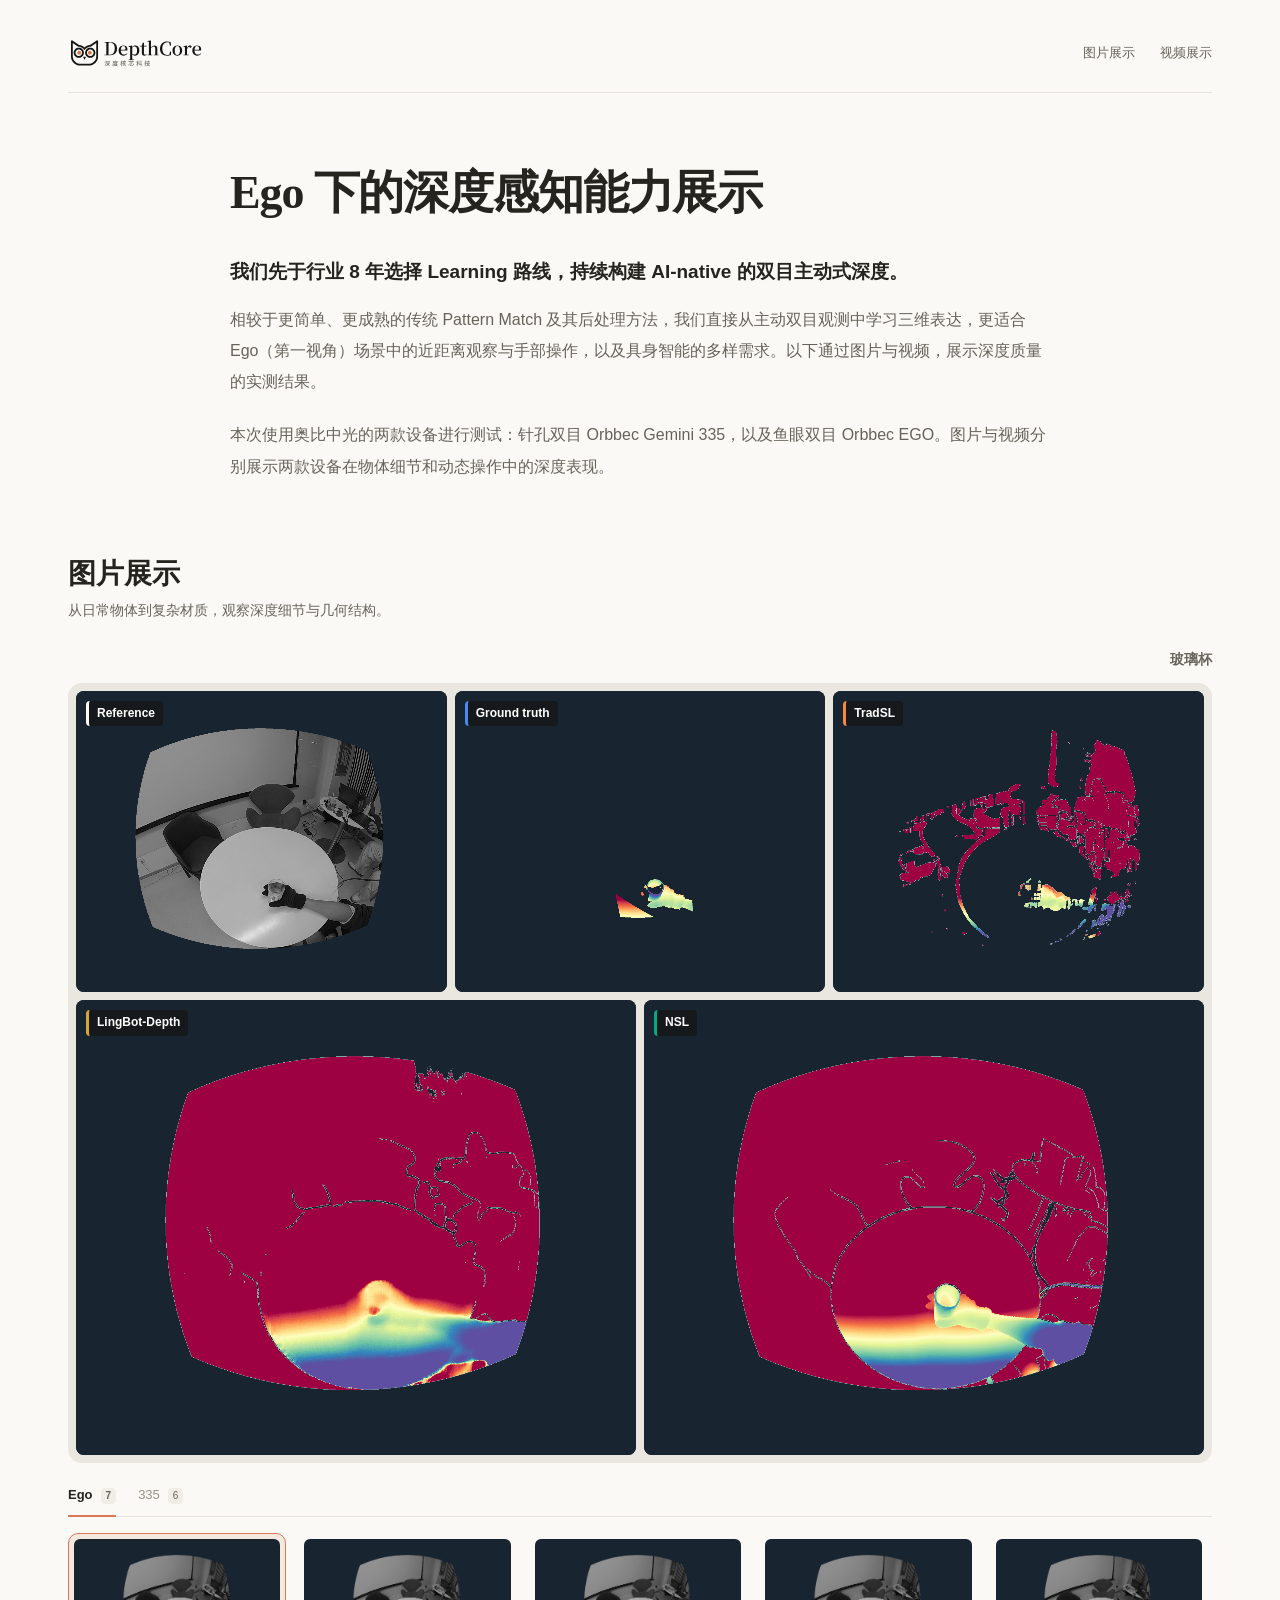
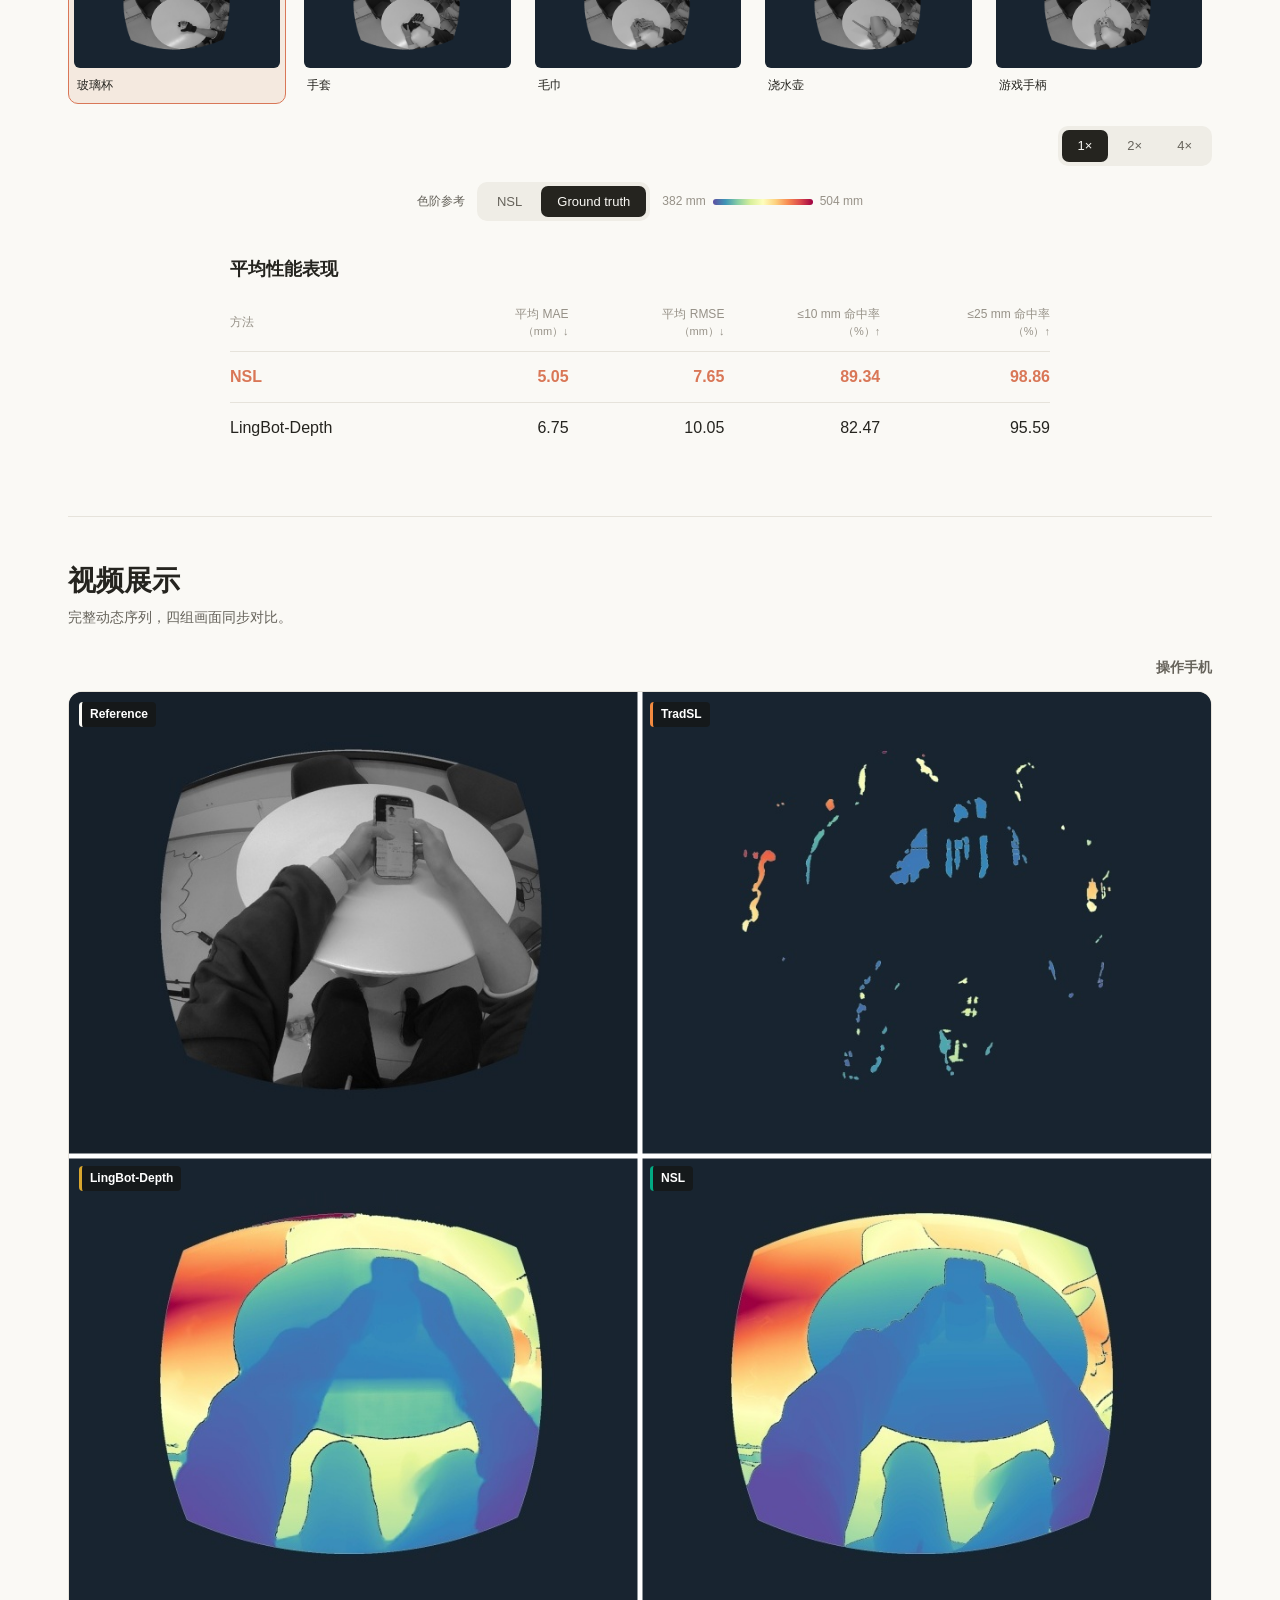
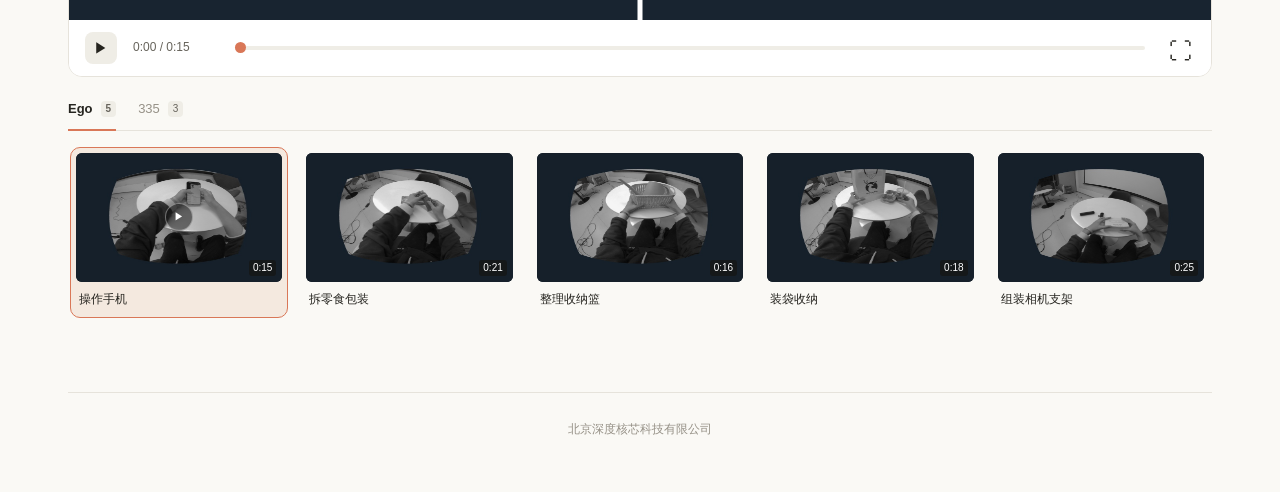
<file: index.html>
<!doctype html><html lang="zh-CN"><head><meta charset="utf-8"><meta name="viewport" content="width=device-width,initial-scale=1,viewport-fit=cover"><meta name="description" content="DepthCore 在 Orbbec Gemini 335 针孔双目与 Orbbec EGO 鱼眼双目上的图片与完整视频深度对比。"><title>Ego 下的深度感知能力展示 · DepthCore</title><link rel="stylesheet" href="style.css?v=ego-demo-14"></head><body id="top"><main class="page"><header class="site-header"><a class="brand" href="#top" aria-label="DepthCore 首页"><img src="depthcore-logo.svg" alt="DepthCore 深度核芯科技"></a><nav aria-label="页面导航"><a href="#images">图片展示</a><a href="#videos">视频展示</a></nav></header><section class="hero" aria-labelledby="hero-title"><h1 id="hero-title">Ego 下的深度感知能力展示</h1><p class="hero-lead"><strong>我们先于行业 8 年选择 Learning 路线，持续构建 AI-native 的双目主动式深度。</strong></p><p class="hero-copy">相较于更简单、更成熟的传统 Pattern Match 及其后处理方法，我们直接从主动双目观测中学习三维表达，更适合 Ego（第一视角）场景中的近距离观察与手部操作，以及具身智能的多样需求。以下通过图片与视频，展示深度质量的实测结果。</p><p class="device-intro">本次使用奥比中光的两款设备进行测试：针孔双目 Orbbec Gemini 335，以及鱼眼双目 Orbbec EGO。图片与视频分别展示两款设备在物体细节和动态操作中的深度表现。</p></section><section class="demo-section" id="images" aria-labelledby="images-title"><div class="section-heading"><div><h2 id="images-title">图片展示</h2><p>从日常物体到复杂材质，观察深度细节与几何结构。</p></div></div><figure class="wide" id="dcFig"><div class="viewer-head"><p class="cap" id="dcCap"><b>玻璃杯</b></p></div><div class="stage dc" id="dcStage"><div class="six" id="dcGrid"></div><div class="veil on" id="dcVeil"><div>正在加载深度…</div></div></div><div id="imageLibrary"><div class="camera-tabs" id="imageCamera" role="group" aria-label="图片相机"><button data-camera="ego" aria-pressed="true">Ego<span>7</span></button><button data-camera="335" aria-pressed="false">335<span>6</span></button></div><div id="dcScene" aria-label="图片物体"></div></div><div class="ctrl sp" id="staticControls"><div class="ctrl-r"><div class="seg" id="dcFrame" role="group" aria-label="抽帧" hidden></div><div class="seg" id="dcZoom" role="group" aria-label="缩放"><button data-z="1" aria-pressed="true">1×</button><button data-z="2" aria-pressed="false">2×</button><button data-z="4" aria-pressed="false">4×</button></div></div></div><div class="dclegend"><span>色阶参考</span><div class="seg" id="dcSource" role="group" aria-label="色阶参考"><button data-src="nsl" aria-pressed="false">NSL</button><button data-src="gt" aria-pressed="true">Ground truth</button></div><span class="depthkey" id="dcKey">近<i></i>远</span></div></figure><section class="performance-card"><div class="performance-head"><h3>平均性能表现</h3></div><div class="performance-scroll"><table class="performance-table"><thead><tr><th>方法</th><th>平均 MAE<span class="metric-unit">（mm）↓</span></th><th>平均 RMSE<span class="metric-unit">（mm）↓</span></th><th>≤10 mm 命中率<span class="metric-unit">（%）↑</span></th><th>≤25 mm 命中率<span class="metric-unit">（%）↑</span></th></tr></thead><tbody><tr><td>NSL</td><td>5.05</td><td>7.65</td><td>89.34</td><td>98.86</td></tr><tr><td>LingBot-Depth</td><td>6.75</td><td>10.05</td><td>82.47</td><td>95.59</td></tr></tbody></table></div></section></section><section class="demo-section" id="videos" aria-labelledby="videos-title"><div class="section-heading"><div><h2 id="videos-title">视频展示</h2><p>完整动态序列，四组画面同步对比。</p></div></div><figure class="wide" id="videoFig"><div class="viewer-head"><p class="cap" id="videoCap"><b>操作手机</b></p></div><div id="dcVideoStage"><div class="video-labels"><span>Reference</span><span>NSL</span><span>LingBot-Depth</span></div><div class="video-viewport" id="dcVideoViewport"><video id="dcVideo" playsinline preload="metadata" loop></video><i class="video-divider first"></i><i class="video-divider second"></i></div><div class="playback"><button id="videoPlay" aria-label="播放">▶</button><span id="videoTime">0:00 / 0:00</span><input id="videoSeek" type="range" min="0" max="1000" value="0" aria-label="视频进度"><button id="videoFullscreen" aria-label="全屏">⛶</button></div></div><div id="videoLibrary"><div class="camera-tabs" id="videoCamera" role="group" aria-label="视频相机"><button data-camera="ego" aria-pressed="true">Ego<span>5</span></button><button data-camera="335" aria-pressed="false">335<span>3</span></button></div><div id="videoCards" aria-label="动作视频"></div></div></figure></section><footer class="site-footer">北京深度核芯科技有限公司</footer></main><script id="viewer-config" type="application/json">{"scenes":[{"key":"ego/000007","dataset":"ego","id":"000007","name":"玻璃杯"},{"key":"ego/000001","dataset":"ego","id":"000001","name":"手套"},{"key":"ego/000002","dataset":"ego","id":"000002","name":"毛巾"},{"key":"ego/000003","dataset":"ego","id":"000003","name":"浇水壶"},{"key":"ego/000004","dataset":"ego","id":"000004","name":"游戏手柄"},{"key":"ego/000008","dataset":"ego","id":"000008","name":"水晶球"},{"key":"ego/000009","dataset":"ego","id":"000009","name":"拖鞋"},{"key":"335/000002","dataset":"335","id":"000002","name":"鼠标"},{"key":"335/000003","dataset":"335","id":"000003","name":"键盘"},{"key":"335/000004","dataset":"335","id":"000004","name":"无线耳机"},{"key":"335/000005","dataset":"335","id":"000005","name":"马克杯"},{"key":"335/000006","dataset":"335","id":"000006","name":"汤勺"},{"key":"335/000007","dataset":"335","id":"000007","name":"玻璃瓶"}],"active_filter":"edge1px","jump_threshold_mm":100,"dilation_radius_px":1,"videos":[{"dataset":"ego","id":"20261112_180432_134a3a","name":"操作手机","frames":464,"fps":30.0,"duration":15.466666666666667,"width":1280,"height":1040,"src":"ego-20261112_180432_134a3a-baseline-grid.mp4","poster":"ego-20261112_180432_134a3a-baseline-grid.jpg","header_px":0,"panel_count":4,"panel_layout":{"rows":2,"columns":2},"display_order":["Reference","TradSL","LingBot-Depth","NSL"],"range_mm":[140,1974],"methods":["tradsl","nsl","lingbot"],"filter":{"jump_threshold_mm":100,"dilation_radius_px":1}},{"dataset":"ego","id":"20261112_181901_ce978d","name":"拆零食包装","frames":639,"fps":30.0,"duration":21.3,"width":1280,"height":1040,"src":"ego-20261112_181901_ce978d-baseline-grid.mp4","poster":"ego-20261112_181901_ce978d-baseline-grid.jpg","header_px":0,"panel_count":4,"panel_layout":{"rows":2,"columns":2},"display_order":["Reference","TradSL","LingBot-Depth","NSL"],"range_mm":[178,3463],"methods":["tradsl","nsl","lingbot"],"filter":{"jump_threshold_mm":100,"dilation_radius_px":1}},{"dataset":"ego","id":"20261112_182206_904d25","name":"整理收纳篮","frames":484,"fps":30.0,"duration":16.133333333333333,"width":1280,"height":1040,"src":"ego-20261112_182206_904d25-baseline-grid.mp4","poster":"ego-20261112_182206_904d25-baseline-grid.jpg","header_px":0,"panel_count":4,"panel_layout":{"rows":2,"columns":2},"display_order":["Reference","TradSL","LingBot-Depth","NSL"],"range_mm":[147,2914],"methods":["tradsl","nsl","lingbot"],"filter":{"jump_threshold_mm":100,"dilation_radius_px":1}},{"dataset":"ego","id":"20261112_182340_92f41b","name":"装袋收纳","frames":543,"fps":30.0,"duration":18.1,"width":1280,"height":1040,"src":"ego-20261112_182340_92f41b-baseline-grid.mp4","poster":"ego-20261112_182340_92f41b-baseline-grid.jpg","header_px":0,"panel_count":4,"panel_layout":{"rows":2,"columns":2},"display_order":["Reference","TradSL","LingBot-Depth","NSL"],"range_mm":[139,2845],"methods":["tradsl","nsl","lingbot"],"filter":{"jump_threshold_mm":100,"dilation_radius_px":1}},{"dataset":"ego","id":"20261112_182834_5e9ca0","name":"组装相机支架","frames":772,"fps":30.0,"duration":25.733333333333334,"width":1280,"height":1040,"src":"ego-20261112_182834_5e9ca0-baseline-grid.mp4","poster":"ego-20261112_182834_5e9ca0-baseline-grid.jpg","header_px":0,"panel_count":4,"panel_layout":{"rows":2,"columns":2},"display_order":["Reference","TradSL","LingBot-Depth","NSL"],"range_mm":[222,3266],"methods":["tradsl","nsl","lingbot"],"filter":{"jump_threshold_mm":100,"dilation_radius_px":1}},{"dataset":"335","id":"20261112_230017_b36d4f","name":"键盘打字","frames":501,"fps":30.0,"duration":16.7,"width":1280,"height":720,"src":"335-20261112_230017_b36d4f-baseline-grid.mp4","poster":"335-20261112_230017_b36d4f-baseline-grid.jpg","header_px":0,"panel_count":4,"panel_layout":{"rows":2,"columns":2},"display_order":["Reference","Raw Depth","LingBot-Depth","NSL"],"range_mm":[397,2207],"methods":["camera_raw","nsl","lingbot"],"filter":{"jump_threshold_mm":100,"dilation_radius_px":1}},{"dataset":"335","id":"20261112_230102_b02a0c","name":"开合收纳盒","frames":419,"fps":30.0,"duration":13.966666666666667,"width":1280,"height":720,"src":"335-20261112_230102_b02a0c-baseline-grid.mp4","poster":"335-20261112_230102_b02a0c-baseline-grid.jpg","header_px":0,"panel_count":4,"panel_layout":{"rows":2,"columns":2},"display_order":["Reference","Raw Depth","LingBot-Depth","NSL"],"range_mm":[322,2078],"methods":["camera_raw","nsl","lingbot"],"filter":{"jump_threshold_mm":100,"dilation_radius_px":1}},{"dataset":"335","id":"20261112_230428_82c5d4","name":"拿放杯子","frames":330,"fps":30.0,"duration":11.0,"width":1280,"height":720,"src":"335-20261112_230428_82c5d4-baseline-grid.mp4","poster":"335-20261112_230428_82c5d4-baseline-grid.jpg","header_px":0,"panel_count":4,"panel_layout":{"rows":2,"columns":2},"display_order":["Reference","Raw Depth","LingBot-Depth","NSL"],"range_mm":[302,2223],"methods":["camera_raw","nsl","lingbot"],"filter":{"jump_threshold_mm":100,"dilation_radius_px":1}}],"projector_mode":"on"}</script><script src="app.js?v=ego-demo-14"></script></body></html>
</file>
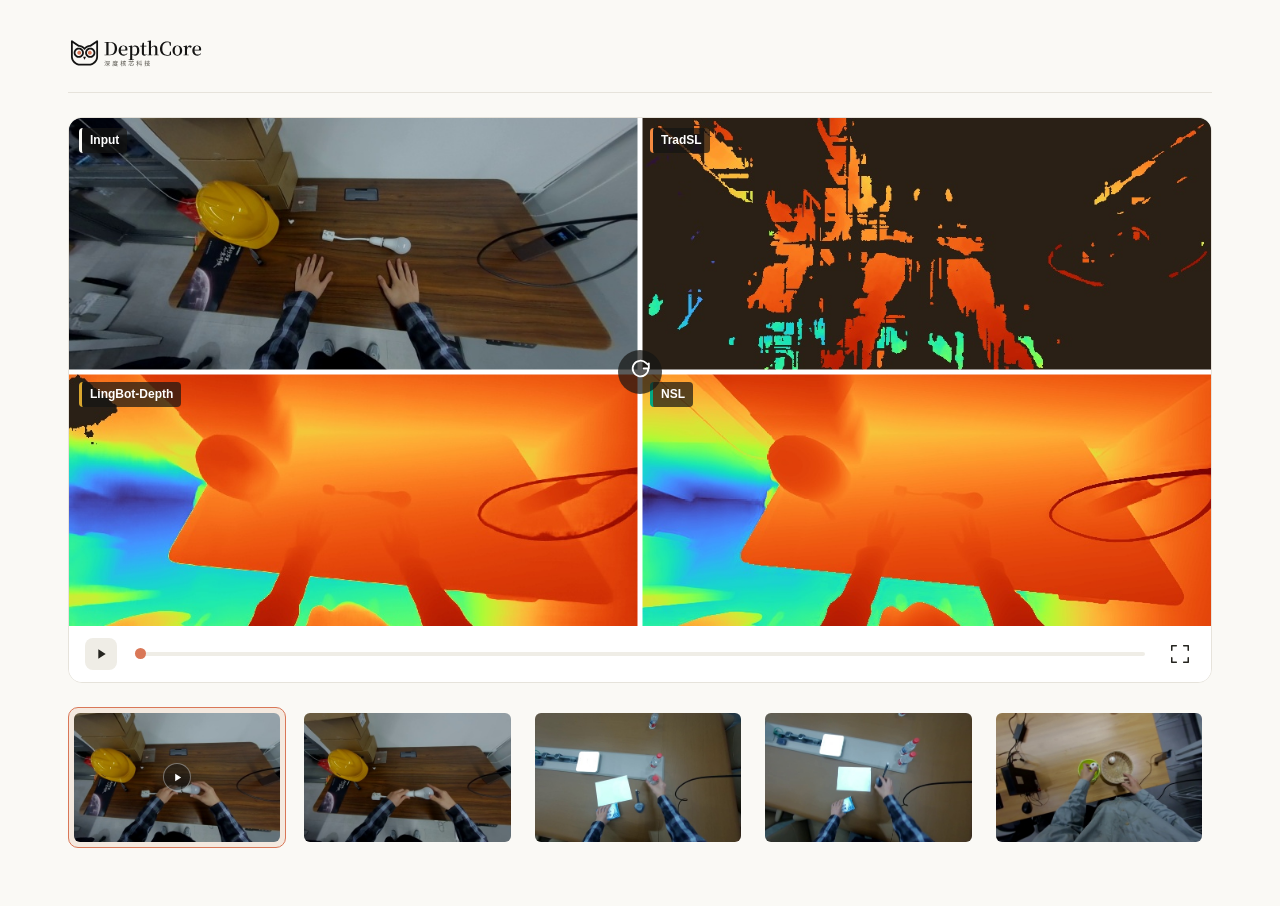
<file: stereo/index.html>
<!doctype html>
<html lang="zh-CN">
<head>
<meta charset="utf-8">
<meta name="viewport" content="width=device-width,initial-scale=1,viewport-fit=cover">
<meta name="theme-color" content="#faf9f5">
<title>DepthCore</title>
<link rel="icon" href="depthcore-logo.svg" type="image/svg+xml">
<link rel="stylesheet" href="style.css">
</head>
<body id="top">
<main class="page">
<header class="site-header"><a class="brand" href="#top" aria-label="DepthCore"><img src="depthcore-logo.svg" alt="DepthCore 深度核芯科技" width="136"></a></header>
<section id="videos" aria-label="视频对照">
<figure class="wide">
<div id="dcVideoStage">
<div class="video-viewport" id="dcVideoViewport">
<video id="dcVideo" playsinline preload="metadata" loop tabindex="0" aria-label="Input、TradSL、LingBot-Depth、NSL 同步视频"></video>
<i class="video-divider vertical" aria-hidden="true"></i><i class="video-divider horizontal" aria-hidden="true"></i>
<div class="video-labels" aria-hidden="true"><span>Input</span><span>TradSL</span><span>LingBot-Depth</span><span>NSL</span></div>
<div class="loading" aria-hidden="true"></div>
<button id="videoRetry" aria-label="重新加载视频" hidden><svg viewBox="0 0 24 24" aria-hidden="true"><path d="M20 7v5h-5M19.5 12a7.5 7.5 0 1 1-2.2-5.3L20 9"/></svg></button>
</div>
<div class="playback">
<button id="videoPlay" aria-label="播放" aria-pressed="false"><svg class="play-icon" viewBox="0 0 24 24" aria-hidden="true"><path d="m8 5 11 7-11 7Z"/></svg><svg class="pause-icon" viewBox="0 0 24 24" aria-hidden="true"><path d="M8 5v14M16 5v14"/></svg></button>
<input id="videoSeek" type="range" min="0" max="1000" value="0" step="1" aria-label="视频进度">
<button id="videoFullscreen" aria-label="全屏"><svg viewBox="0 0 24 24" aria-hidden="true"><path d="M8 3H3v5M16 3h5v5M3 16v5h5M21 16v5h-5"/></svg></button>
</div>
</div>
<div id="videoLibrary"><div id="videoCards" role="group" aria-label="视频选择"></div></div>
</figure>
</section>
</main>
<script src="app.js" defer></script>
</body>
</html>
</file>
<file: style.css>
:root{--ink:#25241f;--ink-2:#66635b;--ink-3:#969187;--ivory:#faf9f5;--clay:#d97757;--line:#e6e3db;--soft:#efede6;--nsl:#02a982;--tradsl:#f38a40;--gt:#488af3;--lingbot:#d9a62e;--raw:#a8a49a;--sans:-apple-system,BlinkMacSystemFont,"PingFang SC","Microsoft YaHei",sans-serif;--dcgrad:linear-gradient(90deg,#5e4fa2,#3f96b6,#89cfa4,#d8ef9a,#fefebd,#fdd27f,#f88b51,#db484c,#9e0142);color-scheme:light}
*{box-sizing:border-box}html{-webkit-text-size-adjust:100%}body{margin:0;background:var(--ivory);color:var(--ink);font:14px/1.6 var(--sans)}button,input{font:inherit}button{color:inherit;background:none;border:0;cursor:pointer}button:disabled{opacity:.4;cursor:default}button:focus-visible,input:focus-visible,video:focus-visible{outline:2px solid var(--clay);outline-offset:4px}[hidden]{display:none!important}
.page{max-width:1200px;margin:auto;padding:32px 28px 48px}.wide{margin:0}.viewer-head{display:flex;justify-content:space-between;align-items:center;gap:20px;margin-bottom:22px}.cap{margin:0;font-size:16px;color:var(--ink-2)}.cap b{font-weight:600}.seg{display:inline-flex;gap:3px;padding:4px;border-radius:10px;background:var(--soft)}.seg button{padding:6px 16px;border-radius:7px;line-height:1.5;font-size:13px;color:var(--ink-2)}.seg button[aria-pressed=true]{background:var(--ink);color:var(--ivory)}#dcKind button{min-width:76px;font-weight:600}
.stage.dc{position:relative;padding:8px;background:#e9e7e0;border-radius:14px}.six{display:grid;grid-template-columns:repeat(6,minmax(0,1fr));gap:8px}.tile.w{position:relative;grid-column:span 2;aspect-ratio:var(--image-ratio,16/9);background:#182430;overflow:hidden;border-radius:8px;cursor:grab;touch-action:pan-y}.tile.w:nth-child(n+4){grid-column:span 3}.tile.w:active{cursor:grabbing}.zoomed .tile.w{touch-action:none}.tile canvas{position:absolute;inset:0;width:100%;height:100%;display:block;object-fit:contain}.tag{position:absolute;left:10px;top:10px;font-size:12px;line-height:1.6;padding:3px 8px;color:white;border-left:3px solid var(--c);border-radius:4px;background:rgba(20,20,19,.7);font-weight:600}.veil{position:absolute;inset:0;z-index:3;display:grid;place-items:center;background:#182430a6;color:white;border-radius:14px;opacity:0;pointer-events:none}.veil.on{opacity:1}.ctrl.sp{display:flex;flex-wrap:wrap;gap:14px;align-items:center;margin-top:16px}.ctrl-r{display:flex;gap:10px;margin-left:auto}#dcScene{display:flex;flex-wrap:wrap;width:100%;justify-content:flex-start;background:transparent;padding:0;gap:6px}#dcScene button{border:1px solid var(--line);background:transparent;padding:5px 12px}#dcScene button[aria-pressed=true]{background:var(--ink);border-color:var(--ink)}.dclegend{display:flex;justify-content:center;align-items:center;gap:12px;margin-top:16px;font-size:12px;color:var(--ink-2)}.depthkey{display:inline-flex;align-items:center;gap:7px;color:var(--ink-3);font-size:12px;font-variant-numeric:tabular-nums}.depthkey i{display:block;width:100px;height:6px;border-radius:3px;background:var(--dcgrad)}
#dcVideoStage{overflow:hidden;border:1px solid var(--line);border-radius:14px;background:#fff}.video-labels{display:grid;grid-template-columns:repeat(3,minmax(0,1fr));background:#fff}.video-labels span{padding:12px 16px;font-size:13px;font-weight:600;display:flex;align-items:center;gap:8px}.video-labels span:before{content:"";width:6px;height:6px;border-radius:50%;background:#969187}.video-labels span:nth-child(2):before{background:var(--nsl)}.video-labels span:nth-child(3):before{background:var(--lingbot)}.video-viewport{position:relative;overflow:hidden;background:#182430;aspect-ratio:1920/520}#dcVideo{display:block;width:100%;height:auto;cursor:pointer}.video-divider{position:absolute;inset:0 auto 0;width:5px;background:#fff;pointer-events:none;transform:translateX(-50%)}.video-divider.first{left:33.3333%}.video-divider.second{left:66.6667%}.playback{display:flex;align-items:center;gap:16px;padding:12px 16px;background:white}.playback button{flex-shrink:0;display:grid;place-items:center;width:32px;height:32px;border-radius:8px;background:var(--soft);font-size:14px}.playback button:hover{background:#e4dfd4}#videoTime{min-width:84px;font-size:12px;font-variant-numeric:tabular-nums;color:var(--ink-2)}#videoSeek{--progress:0%;flex:1;min-width:0;height:4px;border-radius:3px;appearance:none;background:linear-gradient(to right,var(--clay) var(--progress),var(--soft) var(--progress));cursor:pointer}#videoSeek::-webkit-slider-thumb{appearance:none;width:11px;height:11px;border:0;border-radius:50%;background:var(--clay)}#videoSeek::-moz-range-thumb{width:11px;height:11px;border:0;border-radius:50%;background:var(--clay)}#videoFullscreen{font-size:23px;background:none}
#videoLibrary{margin-top:22px}.camera-tabs{display:flex;gap:22px;border-bottom:1px solid var(--line);margin-bottom:14px}.camera-tabs button{position:relative;padding:0 0 10px;font-size:13px;color:var(--ink-3);display:flex;align-items:center;gap:8px}.camera-tabs button[aria-pressed=true]{color:var(--ink);font-weight:600}.camera-tabs button[aria-pressed=true]:after{content:"";position:absolute;bottom:-1px;height:2px;left:0;right:0;background:var(--clay)}.camera-tabs span{font-size:10px;line-height:1.6;padding:0 5px;border-radius:4px;background:var(--soft);color:var(--ink-2)}#videoCards{display:flex;gap:12px;overflow-x:auto;padding:2px 2px 10px;scroll-snap-type:x proximity;scrollbar-width:thin;scrollbar-color:#d8d2c8 transparent}.video-card{flex:0 0 calc((100% - 48px)/5);min-width:130px;padding:5px;border:1px solid transparent;border-radius:10px;text-align:left;scroll-snap-align:start;transition:border-color .15s,background .15s}.video-card:hover{background:var(--soft)}.video-card[aria-pressed=true]{border-color:var(--clay);background:#f4e9df}.video-thumb{position:relative;display:block;aspect-ratio:16/10;overflow:hidden;background:#182430;border-radius:6px}.video-thumb img{position:absolute;left:0;top:-8%;width:300%;height:108%;max-width:none}.video-duration{position:absolute;right:6px;bottom:6px;color:#fff;background:#141413b3;padding:0 4px;border-radius:3px;font-size:10px;font-variant-numeric:tabular-nums}.thumb-play{position:absolute;top:50%;left:50%;transform:translate(-50%,-50%);color:white;background:#14141388;border:1px solid #ffffff60;border-radius:50%;width:28px;height:28px;display:grid;place-items:center;font-size:10px;opacity:0;transition:opacity .15s}.video-card:hover .thumb-play,.video-card[aria-pressed=true] .thumb-play{opacity:1}.video-name{display:block;font-size:12px;padding:8px 3px 3px;white-space:nowrap;overflow:hidden;text-overflow:ellipsis;font-weight:500}#dcVideoStage:fullscreen{display:flex;flex-direction:column;justify-content:center;background:#182430;border:0;border-radius:0}.video-viewport:fullscreen{width:100%}
.performance-card{margin:30px auto 0;padding:24px 30px;border:1px solid var(--line);border-radius:14px;background:#ffffff70}.performance-head{margin-bottom:8px}.performance-head h3{margin:0;font-size:24px;line-height:1.4}.performance-scroll{overflow-x:auto;-webkit-overflow-scrolling:touch}.performance-table{width:100%;table-layout:fixed;min-width:680px;border-collapse:collapse;font-size:21px}.performance-table th,.performance-table td{padding:18px 12px;border-bottom:1px solid var(--line);text-align:right;font-variant-numeric:tabular-nums;white-space:nowrap}.performance-table th:first-child,.performance-table td:first-child{text-align:left}.performance-table th:first-child{width:24%}.performance-table th{color:var(--ink-3);font-size:15px;font-weight:500;line-height:1.5;white-space:normal}.metric-unit{display:block;font-size:13px;font-weight:400}.performance-table tbody tr:first-child td{font-weight:700;color:var(--clay)}.performance-table tbody tr:last-child td{border-bottom:0}
@media(max-width:760px){.page{padding:24px 20px 36px}.viewer-head{margin-bottom:16px}.performance-card{padding:20px}.performance-head h3{font-size:21px}.performance-table{font-size:18px}.video-card{flex-basis:155px}.playback{gap:10px;padding:10px 12px}.tile.w{grid-column:span 2}.tile.w:nth-child(n+4){grid-column:span 3}.tag{top:7px;left:7px;font-size:11px}.dclegend{flex-wrap:wrap}.video-labels span{padding:10px;font-size:12px}}
@media(max-width:480px){.page{padding:18px 12px 30px}.viewer-head{gap:10px}.cap{font-size:13px}#dcKind button{min-width:55px;padding:6px 10px}.video-labels span{padding:8px 6px;font-size:10px;gap:4px}.video-labels span:before{width:4px;height:4px}.playback{gap:6px}#videoTime{min-width:73px;font-size:11px}.playback button{width:28px;height:28px}.video-card{flex-basis:139px}.stage.dc{padding:5px}.six{gap:5px}.tile.w{grid-column:span 6!important;max-width:none!important}.tag{font-size:11px}.ctrl-r{flex-wrap:wrap}.seg button{padding:4px 10px}.performance-card{padding:18px 12px}}
@media(prefers-reduced-motion:reduce){*{transition:none!important}}
/* Both media types use the same camera tabs and thumbnail cards. */
#imageLibrary{margin-top:22px}#dcScene{display:flex;flex-wrap:nowrap;gap:12px;overflow-x:auto;padding:2px 2px 10px;scroll-snap-type:x proximity;scrollbar-width:thin;scrollbar-color:#d8d2c8 transparent}#dcScene .image-card{flex:0 0 calc((100% - 48px)/5);min-width:130px;padding:5px;border:1px solid transparent;border-radius:10px;text-align:left;scroll-snap-align:start;transition:border-color .15s,background .15s;color:var(--ink);background:transparent}#dcScene .image-card:hover{background:var(--soft)}#dcScene .image-card[aria-pressed=true]{border-color:var(--clay);background:#f4e9df}.image-thumb{position:relative;display:block;aspect-ratio:16/10;overflow:hidden;background:#182430;border-radius:6px}.image-thumb img{width:100%;height:100%;object-fit:contain;display:block}.image-name{display:block;font-size:12px;padding:8px 3px 3px;white-space:nowrap;overflow:hidden;text-overflow:ellipsis;font-weight:500}#staticControls{margin-top:12px}
#dcVideoStage{position:relative}.video-labels{position:absolute;inset:10px 0 auto;z-index:2;background:none;pointer-events:none}.video-labels span{display:block;justify-self:start;margin-left:10px;padding:3px 8px;color:#fff;font-size:12px;line-height:1.6;font-weight:600;border-radius:4px;background:rgba(20,20,19,.7);border-left:3px solid #faf9f5}.video-labels span:before{display:none}.video-labels span:nth-child(2){border-left-color:var(--nsl)}.video-labels span:nth-child(3){border-left-color:var(--lingbot)}
@media(max-width:760px){#dcScene .image-card{flex-basis:155px}.video-labels span{font-size:11px;margin-left:7px}.video-labels{top:7px}}
@media(max-width:480px){#dcScene .image-card{flex-basis:139px}.video-labels span{font-size:10px;margin-left:5px;padding:2px 5px}}

.video-labels{inset:0;grid-template-rows:repeat(2,minmax(0,1fr))}.video-labels span{align-self:start;margin-top:10px}.video-divider.horizontal{left:0;right:0;bottom:auto;width:auto;height:5px;transform:translateY(-50%)}
@media(max-width:760px){.video-labels{inset:0}.video-labels span{margin-top:7px}}

#dcVideoStage:fullscreen .video-viewport{width:min(100vw,calc((100vh - 56px) * var(--video-aspect)));flex:none;align-self:center}#dcVideoStage:fullscreen .playback{flex:none;width:100%}
/* Landing page: restrained ivory, orange accents, and the original DepthCore mark. */
html{scroll-behavior:smooth;scroll-padding-top:28px}.site-header{display:flex;align-items:center;justify-content:space-between;gap:24px;padding:4px 0 22px;border-bottom:1px solid var(--line)}.brand{display:inline-flex}.brand img{display:block;width:136px;height:auto}.site-header nav{display:flex;gap:25px}.site-header nav a{display:inline-flex;align-items:center;gap:7px;color:var(--ink-2);text-decoration:none;font-size:13px}.site-header nav a:hover{color:var(--clay)}.icon{display:block;width:22px;height:22px;flex-shrink:0}.site-header nav .icon{width:17px;height:17px}.hero{max-width:820px;margin:68px auto 72px}.hero h1{font-family:"Noto Serif SC","Songti SC",serif;font-weight:700;font-size:clamp(30px,3.8vw,46px);line-height:1.4;letter-spacing:-.025em;margin:0 0 28px;text-wrap:balance}.hero-lead{margin:0 0 14px;font-size:19px;line-height:1.9}.hero-lead strong{font-weight:650}.hero-copy,.device-intro{font-size:16px;line-height:1.95;color:var(--ink-2);margin:0}.device-intro{margin-top:22px}.device-grid{display:grid;grid-template-columns:repeat(2,minmax(0,1fr));gap:16px;margin-top:25px}.device-card{display:flex;gap:17px;align-items:center;padding:21px 23px;border:1px solid var(--line);border-radius:12px;background:#ffffff60}.device-icon{display:grid;place-items:center;color:var(--clay);background:#f2e8de;border-radius:10px;width:50px;height:50px;flex-shrink:0}.device-icon .icon{width:31px;height:31px}.device-card p,.device-card h3{margin:0}.device-type{font-size:12px;color:var(--ink-2)}.device-card h3{font-size:18px;font-weight:600;line-height:1.5;margin-top:2px}.device-maker{font-size:12px;color:var(--ink-3);margin-top:2px!important}.demo-section{margin-top:68px}.section-heading{display:flex;align-items:center;gap:15px;margin-bottom:26px}.section-icon{display:grid;place-items:center;width:43px;height:43px;border-radius:11px;background:#f2e8de;color:var(--clay)}.section-heading h2{font:700 28px/1.4 "Noto Serif SC","Songti SC",serif;margin:0 0 4px}.section-heading p{margin:0;font-size:14px;color:var(--ink-2)}.demo-section .viewer-head{justify-content:flex-end;margin-bottom:12px;min-height:24px}.demo-section .cap{font-size:14px}.demo-section .performance-card{margin-top:32px}.demo-section .performance-head h3{font-size:20px}.projection-note{margin:14px 2px 0;color:var(--ink-3);font-size:12px}.demo-section#videos{border-top:1px solid var(--line);padding-top:44px;margin-top:64px}.demo-section .wide{margin:0}
@media(max-width:760px){.hero{margin:44px auto 48px}.hero h1{margin-bottom:22px}.hero-lead{font-size:17px}.hero-copy,.device-intro{font-size:14px}.device-card{padding:16px;gap:12px}.device-card h3{font-size:15px}.device-icon{width:40px;height:40px}.device-icon .icon{width:26px;height:26px}.section-heading h2{font-size:24px}.demo-section{margin-top:45px}.section-heading{margin-bottom:20px}.site-header nav{gap:16px}.brand img{width:120px}}
@media(max-width:480px){.site-header nav a{font-size:12px}.site-header nav{gap:12px}.site-header nav .icon{display:none}.brand img{width:112px}.hero h1{font-size:29px}.device-grid{grid-template-columns:1fr;gap:10px}.device-card{padding:15px 18px}.hero-lead{font-size:16px}.section-heading{gap:12px}.section-heading p{font-size:12px}.section-icon{width:38px;height:38px}.section-heading h2{font-size:22px}.demo-section#videos{padding-top:30px;margin-top:40px}}
@media(prefers-reduced-motion:reduce){html{scroll-behavior:auto}}

/* Text-led headings and device cards. */
.device-card{display:block;padding:22px 25px}.section-heading{display:block}.section-heading h2{margin-bottom:6px}.site-header nav a{gap:0}
@media(max-width:760px){.device-card{padding:18px 20px}}

.hero .device-intro{margin-top:22px;padding:0;border:0;background:none}
/* Keep the metrics on the same reading measure as the introduction. */
.demo-section .performance-card{max-width:820px;width:100%;padding:0;border:0;border-radius:0;background:transparent;margin:36px auto 0}.demo-section .performance-head h3{font-size:18px}.performance-head{margin-bottom:10px}.performance-table{min-width:580px;font-size:16px}.performance-table th{font-size:12px}.performance-table th,.performance-table td{padding:12px 14px}.performance-table th:first-child,.performance-table td:first-child{padding-left:0}.performance-table th:last-child,.performance-table td:last-child{padding-right:0}.metric-unit{font-size:11px}

.site-footer{margin:64px auto 0;padding:26px 0 4px;border-top:1px solid var(--line);text-align:center;font-size:12px;line-height:1.8;color:var(--ink-3)}
@media(max-width:480px){.site-footer{margin-top:40px;padding-top:22px}}
</file>
<file: stereo/style.css>
:root{--ink:#25241f;--ink-2:#66635b;--ivory:#faf9f5;--clay:#d97757;--line:#e6e3db;--soft:#efede6;--nsl:#02a982;--tradsl:#f38a40;--lingbot:#d9a62e;--sans:-apple-system,BlinkMacSystemFont,"PingFang SC","Microsoft YaHei",sans-serif;color-scheme:light}
*{box-sizing:border-box}html{-webkit-text-size-adjust:100%}body{margin:0;background:var(--ivory);color:var(--ink);font:14px/1.6 var(--sans)}button,input{font:inherit}button{color:inherit;background:none;border:0;cursor:pointer}button:focus-visible,input:focus-visible,video:focus-visible,a:focus-visible{outline:2px solid var(--clay);outline-offset:4px}[hidden]{display:none!important}
.page{max-width:1200px;margin:auto;padding:32px 28px 48px}.site-header{display:flex;align-items:center;padding:4px 0 22px;border-bottom:1px solid var(--line)}.brand{display:inline-flex}.brand img{display:block;width:136px;height:auto}#videos{margin-top:24px}.wide{margin:0}
#dcVideoStage{overflow:hidden;border:1px solid var(--line);border-radius:14px;background:#fff;position:relative}.video-viewport{position:relative;overflow:hidden;background:#182430;aspect-ratio:9/4}#dcVideo{display:block;width:100%;height:auto;cursor:pointer;aspect-ratio:9/4;object-fit:contain}.video-labels{position:absolute;inset:0;z-index:2;display:grid;grid-template:repeat(2,minmax(0,1fr))/repeat(2,minmax(0,1fr));pointer-events:none}.video-labels span{align-self:start;justify-self:start;margin:10px 0 0 10px;padding:3px 8px;color:#fff;font-size:12px;line-height:1.6;font-weight:600;border-radius:4px;background:rgba(20,20,19,.7);border-left:3px solid #faf9f5}.video-labels span:nth-child(2){border-left-color:var(--tradsl)}.video-labels span:nth-child(3){border-left-color:var(--lingbot)}.video-labels span:nth-child(4){border-left-color:var(--nsl)}.video-divider{position:absolute;z-index:1;background:#fff;pointer-events:none}.video-divider.vertical{inset:0 auto 0 50%;width:5px;transform:translateX(-50%)}.video-divider.horizontal{inset:50% 0 auto;height:5px;transform:translateY(-50%)}
.playback{display:flex;align-items:center;gap:16px;padding:12px 16px;background:#fff}.playback button{flex-shrink:0;display:grid;place-items:center;width:32px;height:32px;border-radius:8px;background:var(--soft)}.playback button:hover{background:#e4dfd4}.playback svg{width:18px;height:18px;fill:none;stroke:currentColor;stroke-width:1.7;stroke-linecap:round;stroke-linejoin:round}.playback .play-icon{width:16px;height:16px;fill:currentColor;stroke:none}.pause-icon{display:none}#videoPlay[aria-pressed=true] .play-icon{display:none}#videoPlay[aria-pressed=true] .pause-icon{display:block}#videoFullscreen{background:none}#videoFullscreen svg{width:22px;height:22px}#videoSeek{--progress:0%;flex:1;min-width:0;height:4px;border-radius:3px;appearance:none;background:linear-gradient(to right,var(--clay) var(--progress),var(--soft) var(--progress));cursor:pointer}#videoSeek::-webkit-slider-thumb{appearance:none;width:11px;height:11px;border:0;border-radius:50%;background:var(--clay)}#videoSeek::-moz-range-thumb{width:11px;height:11px;border:0;border-radius:50%;background:var(--clay)}
#videoLibrary{margin-top:22px}#videoCards{display:flex;gap:12px;overflow-x:auto;padding:2px 2px 10px;scroll-snap-type:x proximity;scrollbar-width:thin;scrollbar-color:#d8d2c8 transparent}.video-card{flex:0 0 calc((100% - 48px)/5);min-width:130px;padding:5px;border:1px solid transparent;border-radius:10px;text-align:left;scroll-snap-align:start;transition:border-color .15s,background .15s}.video-card:hover{background:var(--soft)}.video-card[aria-pressed=true]{border-color:var(--clay);background:#f4e9df}.video-thumb{position:relative;display:block;aspect-ratio:16/10;overflow:hidden;background:#182430;border-radius:6px}.video-thumb img{display:block;width:100%;height:100%;object-fit:cover}.thumb-play{position:absolute;top:50%;left:50%;transform:translate(-50%,-50%);color:#fff;background:#14141388;border:1px solid #ffffff60;border-radius:50%;width:28px;height:28px;display:grid;place-items:center;opacity:0;transition:opacity .15s}.thumb-play svg{width:11px;height:11px;fill:currentColor}.video-card:hover .thumb-play,.video-card[aria-pressed=true] .thumb-play{opacity:1}
.loading{position:absolute;z-index:3;left:50%;top:50%;width:26px;height:26px;margin:-13px;border:2px solid #ffffff55;border-top-color:#fff;border-radius:50%;opacity:0;pointer-events:none;animation:spin .8s linear infinite}.buffering .loading{opacity:1}#videoRetry{position:absolute;z-index:4;inset:0;margin:auto;width:44px;height:44px;border-radius:50%;background:#141413b3;color:#fff}#videoRetry svg{width:25px;height:25px;fill:none;stroke:currentColor;stroke-width:1.7;stroke-linecap:round;stroke-linejoin:round}@keyframes spin{to{transform:rotate(360deg)}}
#dcVideoStage:fullscreen,#dcVideoStage.is-expanded{display:flex;flex-direction:column;justify-content:center;background:#182430;border:0;border-radius:0}#dcVideoStage:fullscreen .video-viewport,#dcVideoStage.is-expanded .video-viewport{width:min(100vw,calc((100vh - 56px)*2.25));flex:none;align-self:center}#dcVideoStage:fullscreen .playback,#dcVideoStage.is-expanded .playback{flex:none;width:100%}
@media(max-width:760px){.page{padding:24px 20px 36px}.brand img{width:120px}.video-card{flex-basis:155px}.playback{gap:10px;padding:10px 12px}.video-labels span{font-size:11px;margin:7px 0 0 7px}}
@media(max-width:480px){.page{padding:18px 12px 30px}.brand img{width:112px}#videos{margin-top:18px}.video-labels span{font-size:10px;margin:5px 0 0 5px;padding:2px 5px}.playback{gap:6px}.playback button{width:28px;height:28px}.video-card{flex-basis:139px}.video-divider.vertical{width:3px}.video-divider.horizontal{height:3px}}
@media(prefers-reduced-motion:reduce){*{transition:none!important}.loading{animation:none}}

body.video-expanded{overflow:hidden}#dcVideoStage.is-expanded{position:fixed;inset:0;z-index:1000}
</file>
